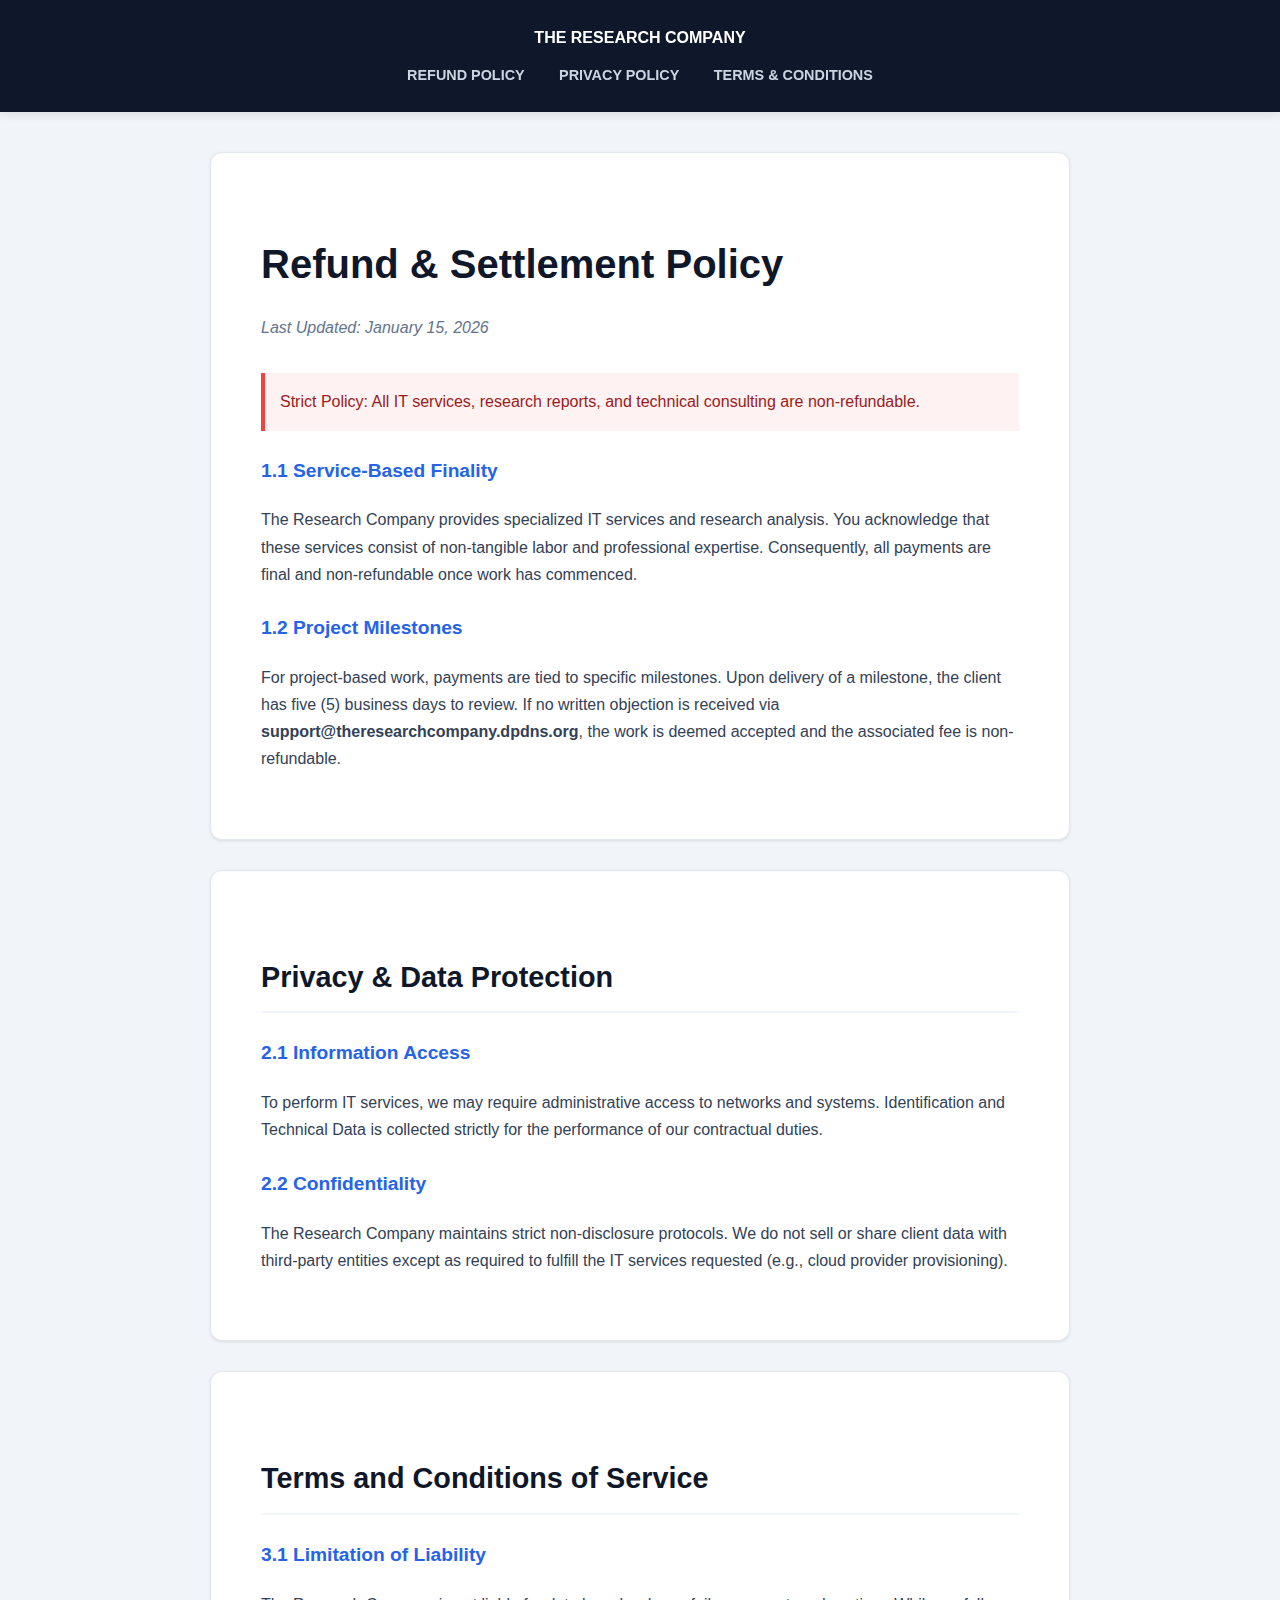
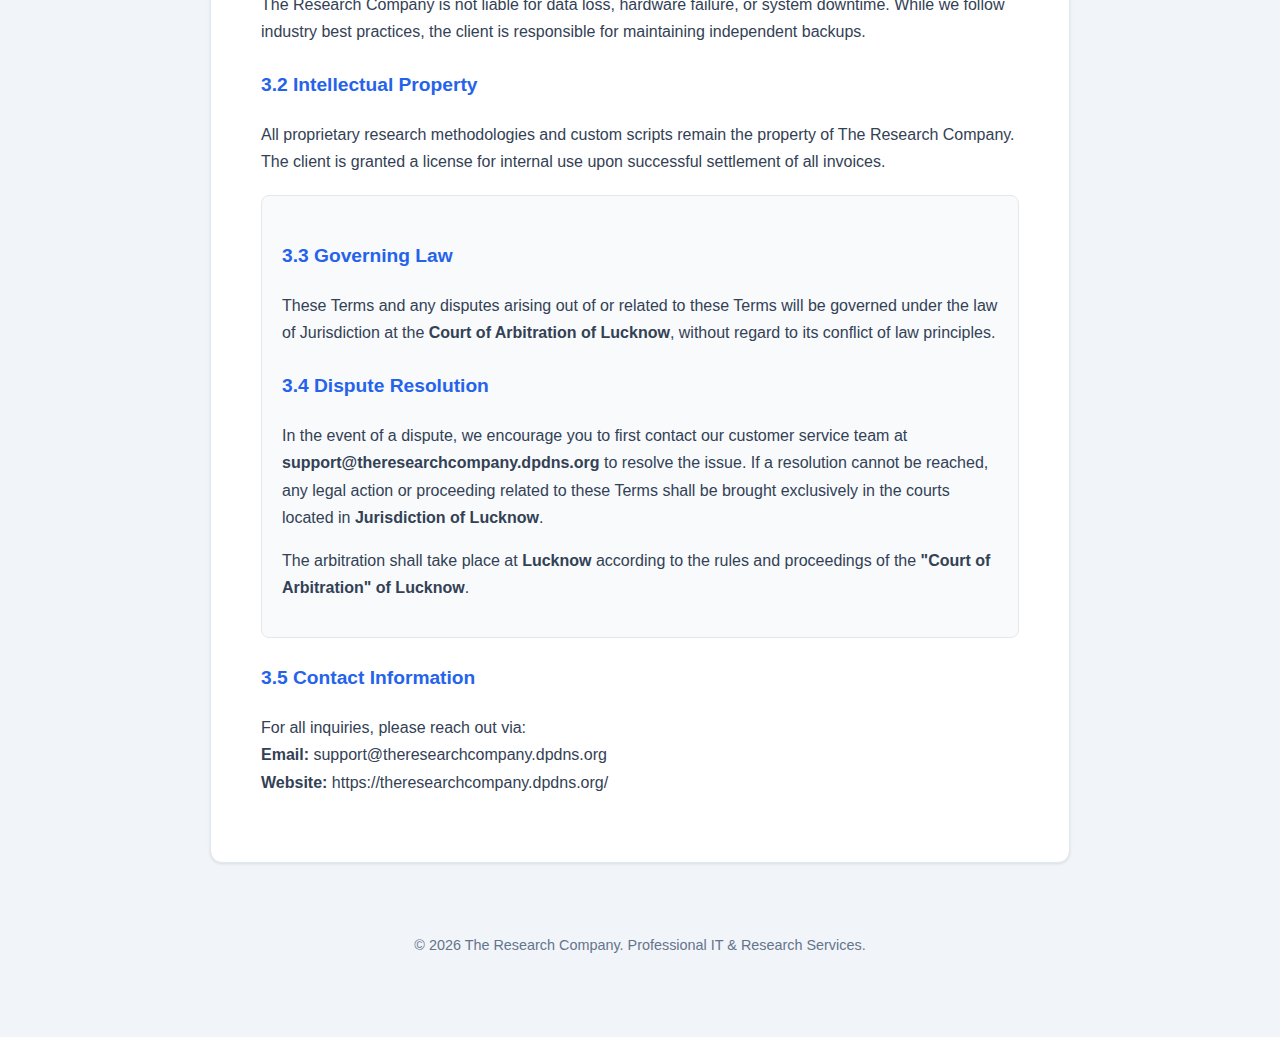
<file: legal.html>
<!DOCTYPE html>
<html lang="en">
<head>
    <meta charset="UTF-8">
    <meta name="viewport" content="width=device-width, initial-scale=1.0">
    <title>Legal Center | The Research Company</title>
    <style>
        :root {
            --primary: #0f172a; 
            --accent: #2563eb;  
            --bg: #f1f5f9;
            --card: #ffffff;
            --text-main: #334155;
            --text-bold: #0f172a;
            --border: #e2e8f0;
        }

        * { box-sizing: border-box; }
        body { 
            font-family: 'Segoe UI', Roboto, Helvetica, Arial, sans-serif; 
            line-height: 1.7; 
            color: var(--text-main); 
            background-color: var(--bg);
            margin: 0;
            scroll-behavior: smooth;
        }

        .nav-header {
            background: var(--primary);
            color: white;
            padding: 1.5rem;
            text-align: center;
            position: sticky;
            top: 0;
            z-index: 1000;
            box-shadow: 0 2px 10px rgba(0,0,0,0.1);
        }

        .nav-header a {
            color: #cbd5e1;
            text-decoration: none;
            margin: 0 15px;
            font-weight: 600;
            font-size: 0.9rem;
            text-transform: uppercase;
        }

        .nav-header a:hover { color: white; }

        .content-wrapper {
            max-width: 900px;
            margin: 40px auto;
            padding: 0 20px;
        }

        .policy-card {
            background: var(--card);
            padding: 50px;
            border-radius: 12px;
            margin-bottom: 30px;
            box-shadow: 0 1px 3px rgba(0,0,0,0.1);
            border: 1px solid var(--border);
        }

        h1 { font-size: 2.5rem; color: var(--text-bold); margin-bottom: 0.5rem; }
        h2 { 
            font-size: 1.8rem; 
            color: var(--text-bold); 
            border-bottom: 2px solid var(--bg);
            padding-bottom: 10px;
            margin-top: 2rem;
        }
        h3 { font-size: 1.2rem; color: var(--accent); margin-top: 1.5rem; }
        
        .last-updated { color: #64748b; font-style: italic; margin-bottom: 2rem; }

        .alert-box {
            background: #fef2f2;
            border-left: 4px solid #ef4444;
            padding: 15px;
            margin: 20px 0;
            color: #991b1b;
            font-weight: 500;
        }

        .jurisdiction-box {
            background: #f8fafc;
            border: 1px solid var(--border);
            padding: 20px;
            border-radius: 8px;
            margin-top: 20px;
        }

        footer {
            text-align: center;
            padding: 40px;
            color: #64748b;
            font-size: 0.9rem;
        }

        @media (max-width: 768px) {
            .policy-card { padding: 25px; }
            .nav-header a { display: block; margin: 10px 0; }
        }
    </style>
</head>
<body>

<header class="nav-header">
    <strong>THE RESEARCH COMPANY</strong>
    <nav style="margin-top: 10px;">
        <a href="#refund">Refund Policy</a>
        <a href="#privacy">Privacy Policy</a>
        <a href="#terms">Terms & Conditions</a>
    </nav>
</header>

<div class="content-wrapper">

    <section id="refund" class="policy-card">
        <h1>Refund & Settlement Policy</h1>
        <p class="last-updated">Last Updated: January 15, 2026</p>
        
        <div class="alert-box">
            Strict Policy: All IT services, research reports, and technical consulting are non-refundable.
        </div>

        <h3>1.1 Service-Based Finality</h3>
        <p>The Research Company provides specialized IT services and research analysis. You acknowledge that these services consist of non-tangible labor and professional expertise. Consequently, all payments are final and non-refundable once work has commenced.</p>

        <h3>1.2 Project Milestones</h3>
        <p>For project-based work, payments are tied to specific milestones. Upon delivery of a milestone, the client has five (5) business days to review. If no written objection is received via <strong>support@theresearchcompany.dpdns.org</strong>, the work is deemed accepted and the associated fee is non-refundable.</p>
    </section>

    <section id="privacy" class="policy-card">
        <h2>Privacy & Data Protection</h2>
        
        <h3>2.1 Information Access</h3>
        <p>To perform IT services, we may require administrative access to networks and systems. Identification and Technical Data is collected strictly for the performance of our contractual duties.</p>

        <h3>2.2 Confidentiality</h3>
        <p>The Research Company maintains strict non-disclosure protocols. We do not sell or share client data with third-party entities except as required to fulfill the IT services requested (e.g., cloud provider provisioning).</p>
    </section>

    <section id="terms" class="policy-card">
        <h2>Terms and Conditions of Service</h2>

        <h3>3.1 Limitation of Liability</h3>
        <p>The Research Company is not liable for data loss, hardware failure, or system downtime. While we follow industry best practices, the client is responsible for maintaining independent backups.</p>

        <h3>3.2 Intellectual Property</h3>
        <p>All proprietary research methodologies and custom scripts remain the property of The Research Company. The client is granted a license for internal use upon successful settlement of all invoices.</p>

        <div class="jurisdiction-box">
            <h3>3.3 Governing Law</h3>
            <p>These Terms and any disputes arising out of or related to these Terms will be governed under the law of Jurisdiction at the <strong>Court of Arbitration of Lucknow</strong>, without regard to its conflict of law principles.</p>

            <h3>3.4 Dispute Resolution</h3>
            <p>In the event of a dispute, we encourage you to first contact our customer service team at <strong>support@theresearchcompany.dpdns.org</strong> to resolve the issue. If a resolution cannot be reached, any legal action or proceeding related to these Terms shall be brought exclusively in the courts located in <strong>Jurisdiction of Lucknow</strong>.</p>
            <p>The arbitration shall take place at <strong>Lucknow</strong> according to the rules and proceedings of the <strong>"Court of Arbitration" of Lucknow</strong>.</p>
        </div>

        <h3>3.5 Contact Information</h3>
        <p>For all inquiries, please reach out via:<br>
        <strong>Email:</strong> support@theresearchcompany.dpdns.org<br>
        <strong>Website:</strong> https://theresearchcompany.dpdns.org/</p>
    </section>

    <footer>
        &copy; 2026 The Research Company. Professional IT & Research Services.
    </footer>
</div>

</body>
</html>
</file>
